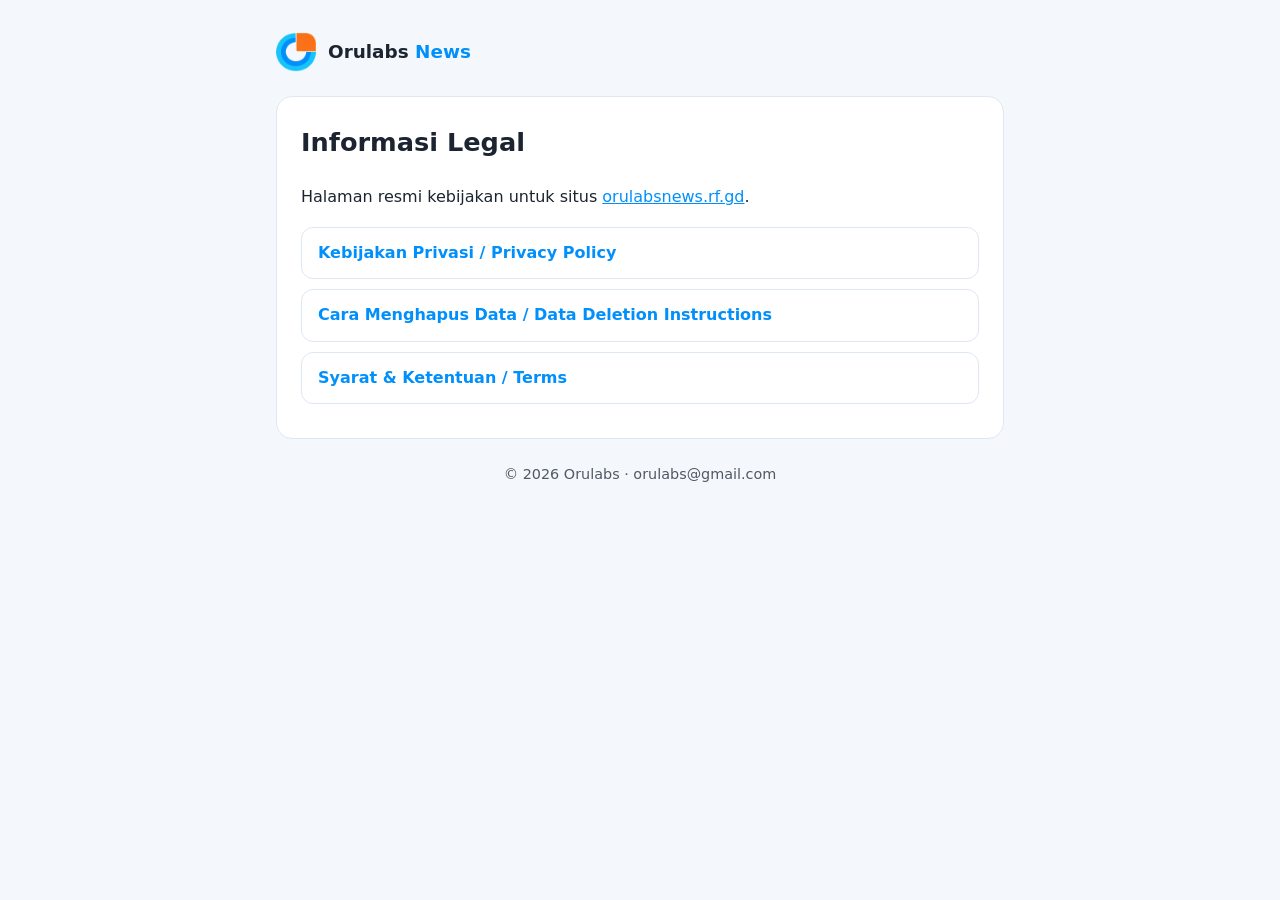
<file: index.html>
<!doctype html>
<html lang="id">
<head>
<meta charset="utf-8">
<meta name="viewport" content="width=device-width, initial-scale=1">
<title>Orulabs News - Informasi Legal</title>
<link rel="stylesheet" href="style.css">
<link rel="icon" href="icon.png">
</head>
<body>
<main>
<header><img src="icon.png" alt=""><a href="https://orulabsnews.rf.gd/">Orulabs <span>News</span></a></header>
<article>
<h1>Informasi Legal</h1>
<p>Halaman resmi kebijakan untuk situs <a href="https://orulabsnews.rf.gd/">orulabsnews.rf.gd</a>.</p>
<div class="daftar">
<a href="privacy.html">Kebijakan Privasi / Privacy Policy</a>
<a href="data-deletion.html">Cara Menghapus Data / Data Deletion Instructions</a>
<a href="https://orulabsnews.rf.gd/syarat-ketentuan">Syarat &amp; Ketentuan / Terms</a>
</div>
</article>
<footer>&copy; 2026 Orulabs &middot; orulabs@gmail.com</footer>
</main>
</body>
</html>
</file>
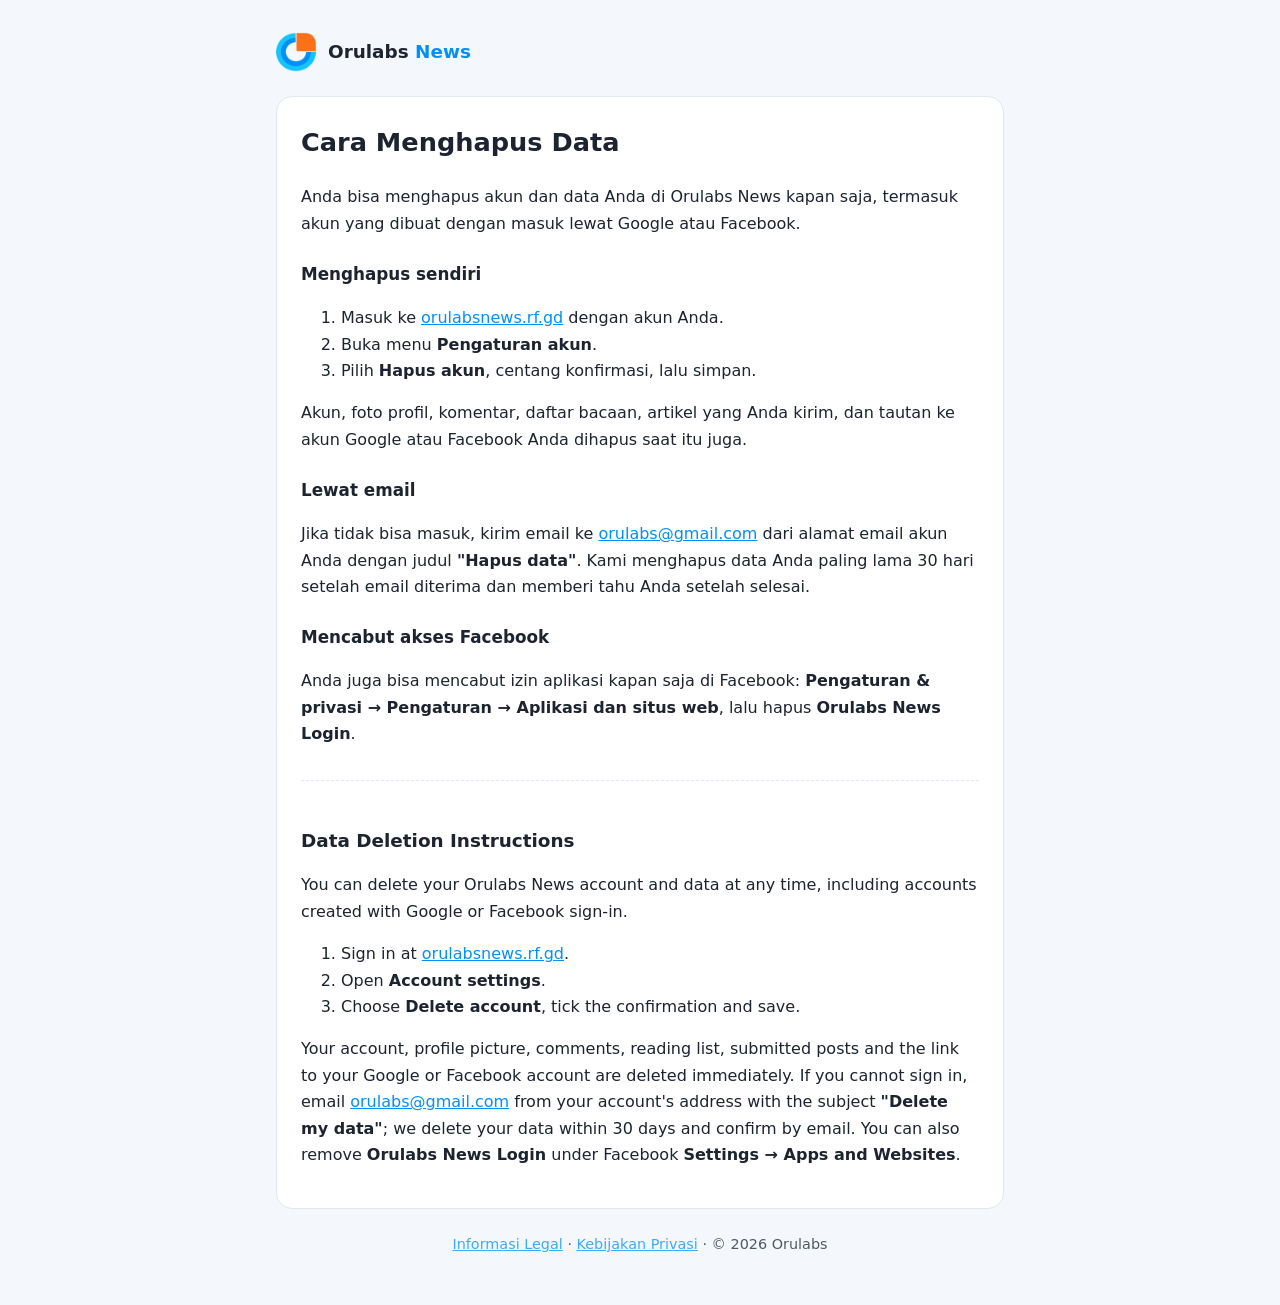
<file: data-deletion.html>
<!doctype html>
<html lang="id">
<head>
<meta charset="utf-8">
<meta name="viewport" content="width=device-width, initial-scale=1">
<title>Cara Menghapus Data - Orulabs News</title>
<link rel="stylesheet" href="style.css">
<link rel="icon" href="icon.png">
</head>
<body>
<main>
<header><img src="icon.png" alt=""><a href="https://orulabsnews.rf.gd/">Orulabs <span>News</span></a></header>
<article>
<h1>Cara Menghapus Data</h1>
<p>Anda bisa menghapus akun dan data Anda di Orulabs News kapan saja, termasuk akun yang dibuat dengan masuk lewat Google atau Facebook.</p>
<h3>Menghapus sendiri</h3>
<ol>
<li>Masuk ke <a href="https://orulabsnews.rf.gd/">orulabsnews.rf.gd</a> dengan akun Anda.</li>
<li>Buka menu <strong>Pengaturan akun</strong>.</li>
<li>Pilih <strong>Hapus akun</strong>, centang konfirmasi, lalu simpan.</li>
</ol>
<p>Akun, foto profil, komentar, daftar bacaan, artikel yang Anda kirim, dan tautan ke akun Google atau Facebook Anda dihapus saat itu juga.</p>
<h3>Lewat email</h3>
<p>Jika tidak bisa masuk, kirim email ke <a href="mailto:orulabs@gmail.com">orulabs@gmail.com</a> dari alamat email akun Anda dengan judul <strong>"Hapus data"</strong>. Kami menghapus data Anda paling lama 30 hari setelah email diterima dan memberi tahu Anda setelah selesai.</p>
<h3>Mencabut akses Facebook</h3>
<p>Anda juga bisa mencabut izin aplikasi kapan saja di Facebook: <strong>Pengaturan &amp; privasi &rarr; Pengaturan &rarr; Aplikasi dan situs web</strong>, lalu hapus <strong>Orulabs News Login</strong>.</p>

<section class="en" lang="en">
<h2>Data Deletion Instructions</h2>
<p>You can delete your Orulabs News account and data at any time, including accounts created with Google or Facebook sign-in.</p>
<ol>
<li>Sign in at <a href="https://orulabsnews.rf.gd/">orulabsnews.rf.gd</a>.</li>
<li>Open <strong>Account settings</strong>.</li>
<li>Choose <strong>Delete account</strong>, tick the confirmation and save.</li>
</ol>
<p>Your account, profile picture, comments, reading list, submitted posts and the link to your Google or Facebook account are deleted immediately. If you cannot sign in, email <a href="mailto:orulabs@gmail.com">orulabs@gmail.com</a> from your account's address with the subject <strong>"Delete my data"</strong>; we delete your data within 30 days and confirm by email. You can also remove <strong>Orulabs News Login</strong> under Facebook <strong>Settings &rarr; Apps and Websites</strong>.</p>
</section>
</article>
<footer><a href="index.html">Informasi Legal</a> &middot; <a href="privacy.html">Kebijakan Privasi</a> &middot; &copy; 2026 Orulabs</footer>
</main>
</body>
</html>
</file>
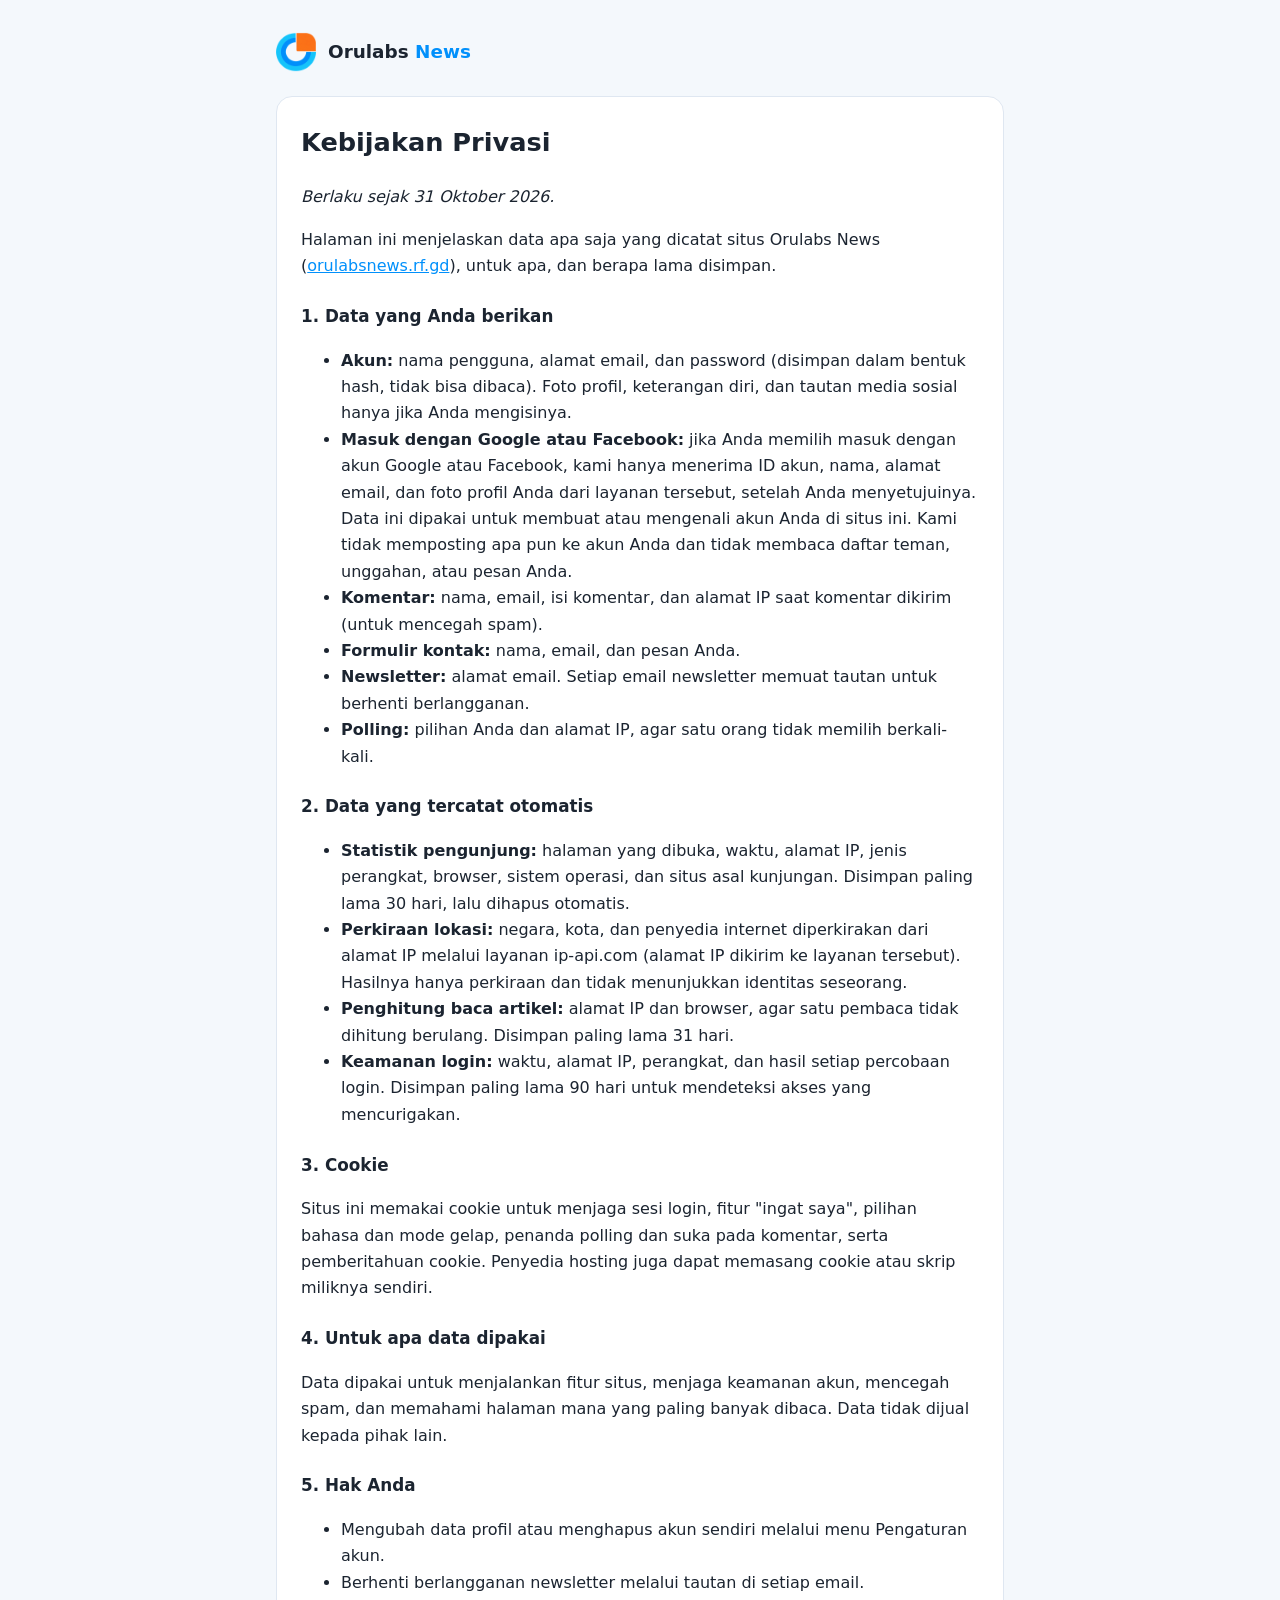
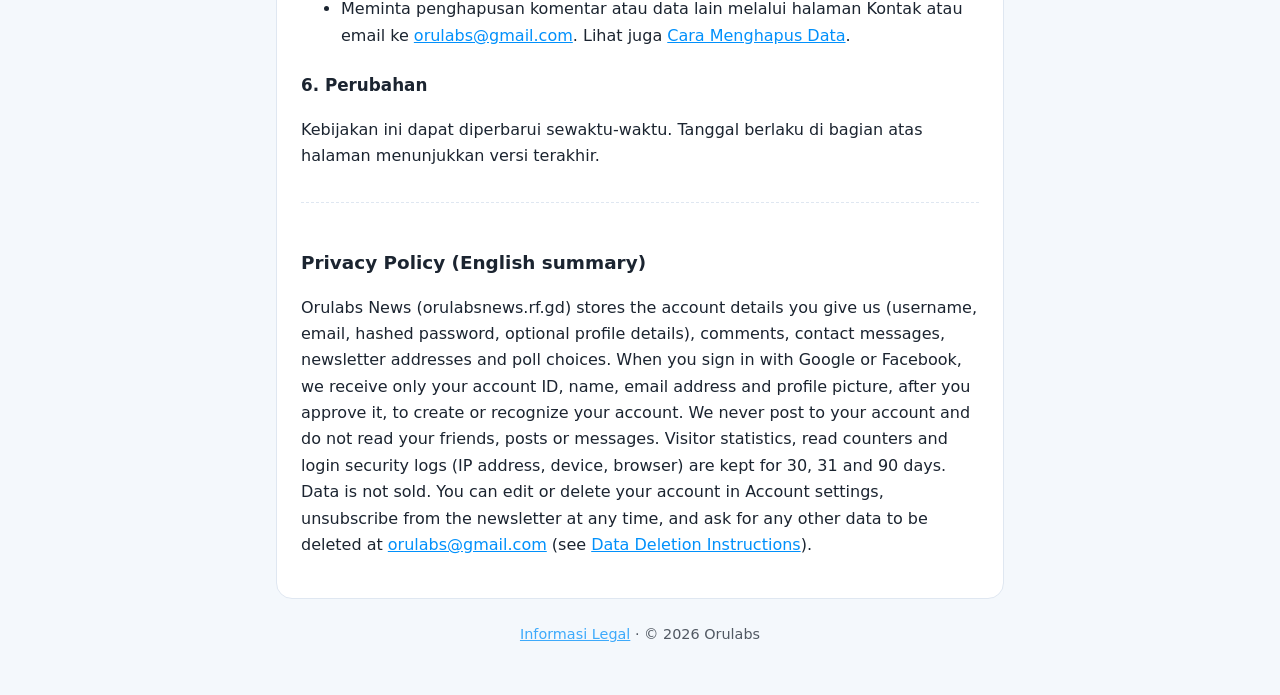
<file: privacy.html>
<!doctype html>
<html lang="id">
<head>
<meta charset="utf-8">
<meta name="viewport" content="width=device-width, initial-scale=1">
<title>Kebijakan Privasi - Orulabs News</title>
<link rel="stylesheet" href="style.css">
<link rel="icon" href="icon.png">
</head>
<body>
<main>
<header><img src="icon.png" alt=""><a href="https://orulabsnews.rf.gd/">Orulabs <span>News</span></a></header>
<article>
<h1>Kebijakan Privasi</h1>
<p><em>Berlaku sejak 31 Oktober 2026.</em></p>
<p>Halaman ini menjelaskan data apa saja yang dicatat situs Orulabs News (<a href="https://orulabsnews.rf.gd/">orulabsnews.rf.gd</a>), untuk apa, dan berapa lama disimpan.</p>
<h3>1. Data yang Anda berikan</h3>
<ul>
<li><strong>Akun:</strong> nama pengguna, alamat email, dan password (disimpan dalam bentuk hash, tidak bisa dibaca). Foto profil, keterangan diri, dan tautan media sosial hanya jika Anda mengisinya.</li>
<li><strong>Masuk dengan Google atau Facebook:</strong> jika Anda memilih masuk dengan akun Google atau Facebook, kami hanya menerima ID akun, nama, alamat email, dan foto profil Anda dari layanan tersebut, setelah Anda menyetujuinya. Data ini dipakai untuk membuat atau mengenali akun Anda di situs ini. Kami tidak memposting apa pun ke akun Anda dan tidak membaca daftar teman, unggahan, atau pesan Anda.</li>
<li><strong>Komentar:</strong> nama, email, isi komentar, dan alamat IP saat komentar dikirim (untuk mencegah spam).</li>
<li><strong>Formulir kontak:</strong> nama, email, dan pesan Anda.</li>
<li><strong>Newsletter:</strong> alamat email. Setiap email newsletter memuat tautan untuk berhenti berlangganan.</li>
<li><strong>Polling:</strong> pilihan Anda dan alamat IP, agar satu orang tidak memilih berkali-kali.</li>
</ul>
<h3>2. Data yang tercatat otomatis</h3>
<ul>
<li><strong>Statistik pengunjung:</strong> halaman yang dibuka, waktu, alamat IP, jenis perangkat, browser, sistem operasi, dan situs asal kunjungan. Disimpan paling lama 30 hari, lalu dihapus otomatis.</li>
<li><strong>Perkiraan lokasi:</strong> negara, kota, dan penyedia internet diperkirakan dari alamat IP melalui layanan ip-api.com (alamat IP dikirim ke layanan tersebut). Hasilnya hanya perkiraan dan tidak menunjukkan identitas seseorang.</li>
<li><strong>Penghitung baca artikel:</strong> alamat IP dan browser, agar satu pembaca tidak dihitung berulang. Disimpan paling lama 31 hari.</li>
<li><strong>Keamanan login:</strong> waktu, alamat IP, perangkat, dan hasil setiap percobaan login. Disimpan paling lama 90 hari untuk mendeteksi akses yang mencurigakan.</li>
</ul>
<h3>3. Cookie</h3>
<p>Situs ini memakai cookie untuk menjaga sesi login, fitur "ingat saya", pilihan bahasa dan mode gelap, penanda polling dan suka pada komentar, serta pemberitahuan cookie. Penyedia hosting juga dapat memasang cookie atau skrip miliknya sendiri.</p>
<h3>4. Untuk apa data dipakai</h3>
<p>Data dipakai untuk menjalankan fitur situs, menjaga keamanan akun, mencegah spam, dan memahami halaman mana yang paling banyak dibaca. Data tidak dijual kepada pihak lain.</p>
<h3>5. Hak Anda</h3>
<ul>
<li>Mengubah data profil atau menghapus akun sendiri melalui menu Pengaturan akun.</li>
<li>Berhenti berlangganan newsletter melalui tautan di setiap email.</li>
<li>Meminta penghapusan komentar atau data lain melalui halaman Kontak atau email ke <a href="mailto:orulabs@gmail.com">orulabs@gmail.com</a>. Lihat juga <a href="data-deletion.html">Cara Menghapus Data</a>.</li>
</ul>
<h3>6. Perubahan</h3>
<p>Kebijakan ini dapat diperbarui sewaktu-waktu. Tanggal berlaku di bagian atas halaman menunjukkan versi terakhir.</p>

<section class="en" lang="en">
<h2>Privacy Policy (English summary)</h2>
<p>Orulabs News (orulabsnews.rf.gd) stores the account details you give us (username, email, hashed password, optional profile details), comments, contact messages, newsletter addresses and poll choices. When you sign in with Google or Facebook, we receive only your account ID, name, email address and profile picture, after you approve it, to create or recognize your account. We never post to your account and do not read your friends, posts or messages. Visitor statistics, read counters and login security logs (IP address, device, browser) are kept for 30, 31 and 90 days. Data is not sold. You can edit or delete your account in Account settings, unsubscribe from the newsletter at any time, and ask for any other data to be deleted at <a href="mailto:orulabs@gmail.com">orulabs@gmail.com</a> (see <a href="data-deletion.html">Data Deletion Instructions</a>).</p>
</section>
</article>
<footer><a href="index.html">Informasi Legal</a> &middot; &copy; 2026 Orulabs</footer>
</main>
</body>
</html>
</file>
<file: style.css>
:root { --biru: #0190fb; --oranye: #fc7319; --teks: #1b2430; --latar: #f4f8fc; --kartu: #fff; --garis: #dfe7f1; }
@media (prefers-color-scheme: dark) { :root { --teks: #e6edf5; --latar: #0f1620; --kartu: #172230; --garis: #26354a; } }
* { box-sizing: border-box; }
body { margin: 0; font: 16px/1.65 system-ui, -apple-system, "Segoe UI", Roboto, sans-serif; color: var(--teks); background: var(--latar); }
main { max-width: 760px; margin: 0 auto; padding: 32px 16px 48px; }
header { display: flex; align-items: center; gap: 12px; margin-bottom: 24px; }
header img { width: 40px; height: 40px; }
header a { color: inherit; text-decoration: none; font-weight: 700; font-size: 1.15rem; }
header span { color: var(--biru); }
article { background: var(--kartu); border: 1px solid var(--garis); border-radius: 16px; padding: 24px; }
h1 { margin-top: 0; font-size: 1.6rem; }
h2 { font-size: 1.15rem; margin-top: 1.6em; }
h3 { font-size: 1.05rem; margin-top: 1.4em; }
a { color: var(--biru); }
.en { margin-top: 32px; padding-top: 16px; border-top: 1px dashed var(--garis); }
.daftar a { display: block; padding: 12px 16px; border: 1px solid var(--garis); border-radius: 12px; margin-bottom: 10px; text-decoration: none; font-weight: 600; }
footer { margin-top: 24px; font-size: .9rem; opacity: .75; text-align: center; }
</file>
